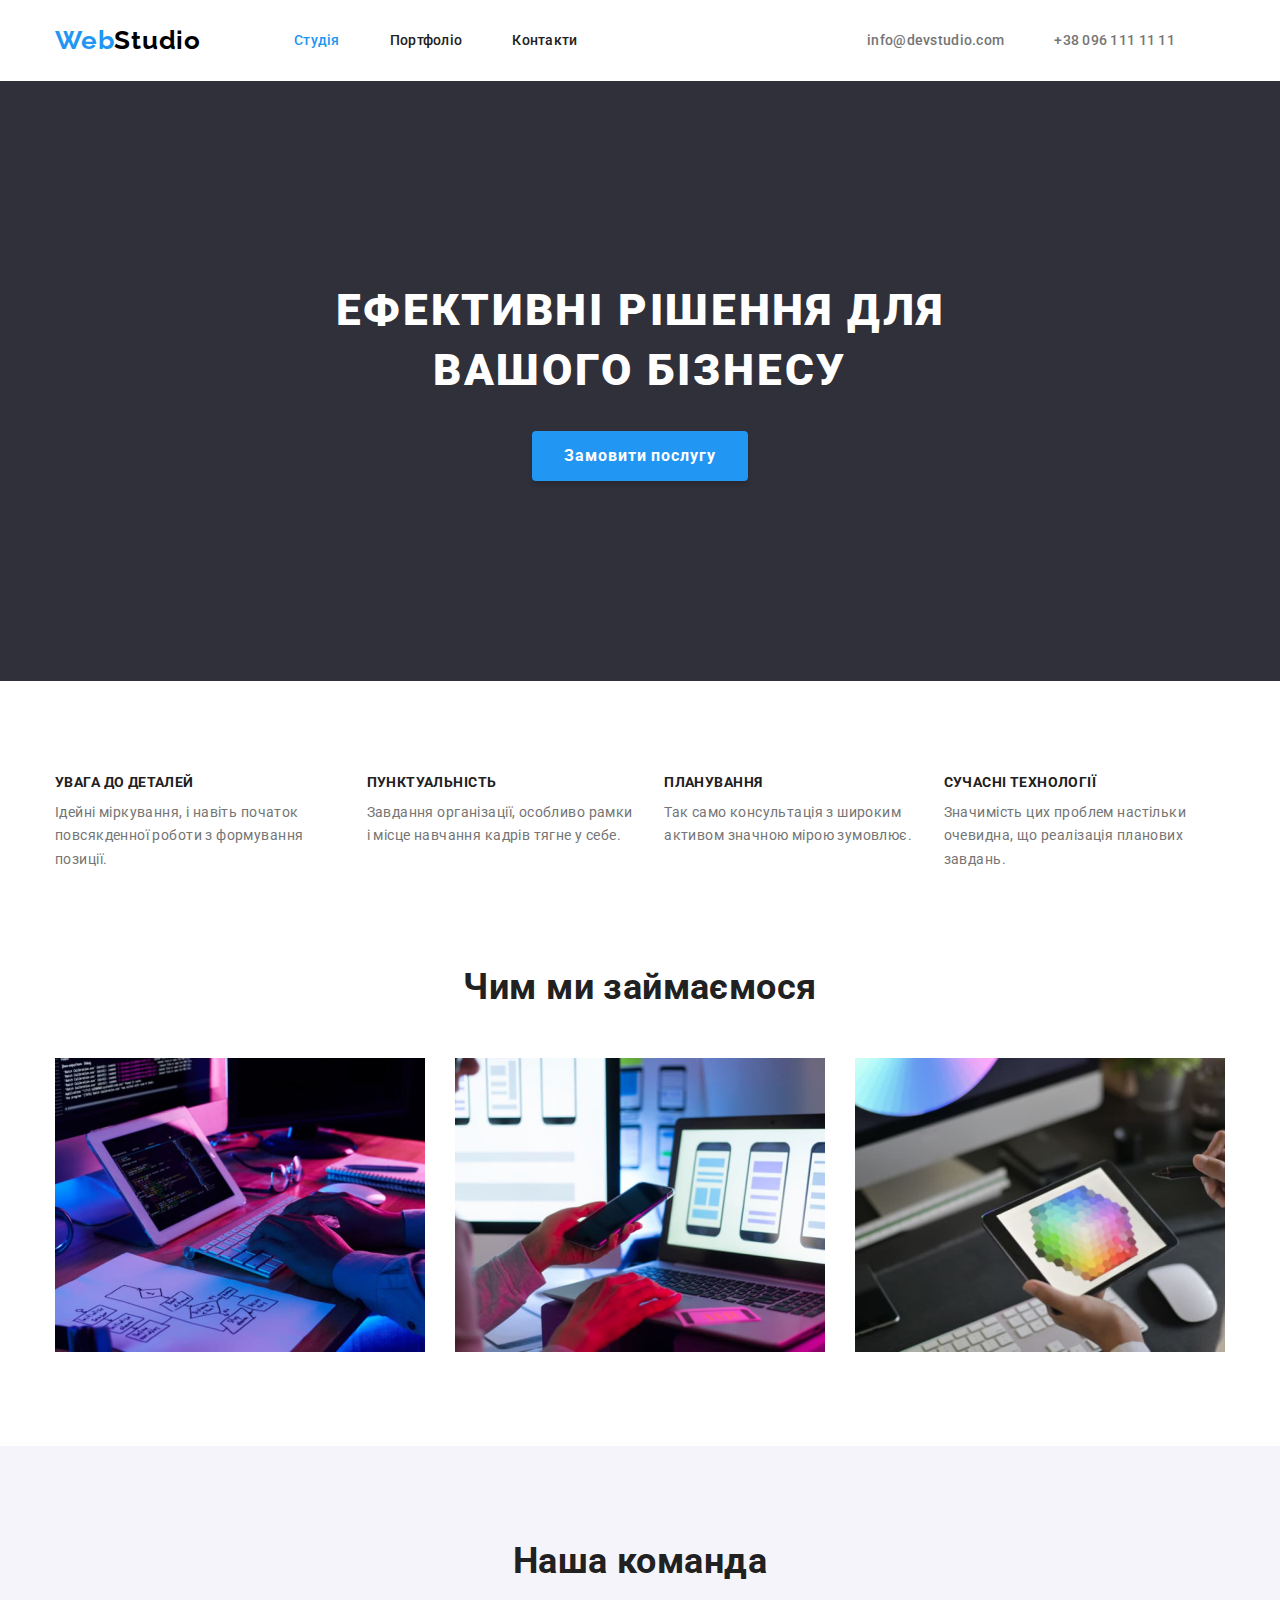
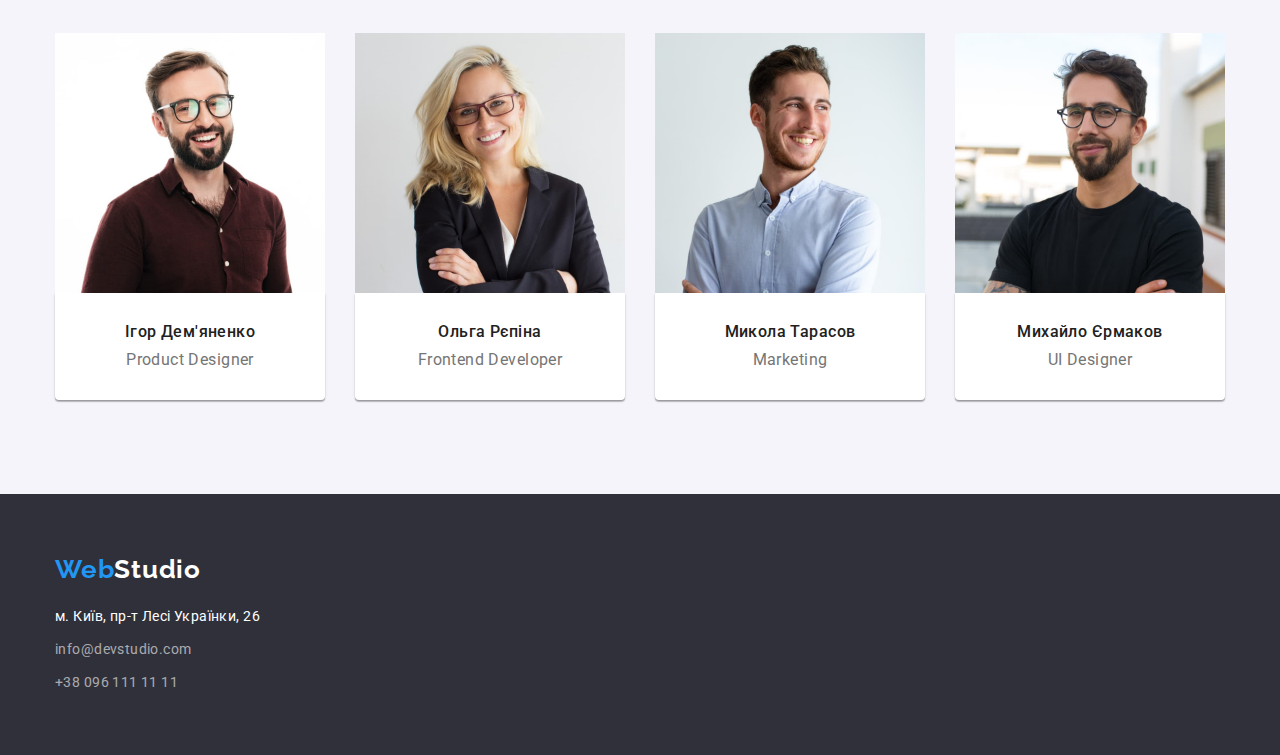
<file: index.html>
<!DOCTYPE html>
<html lang="uk">
  <head>
    <meta charset="UTF-8" />
    <meta http-equiv="X-UA-Compatible" content="IE=edge" />
    <meta name="viewport" content="width=device-width, initial-scale=1.0" />
    <title>Студія</title>
    <link rel="preconnect" href="https://fonts.googleapis.com" />
    <link rel="preconnect" href="https://fonts.gstatic.com" crossorigin />
    <link
      href="https://fonts.googleapis.com/css2?family=Raleway:wght@700&family=Roboto:wght@400;500;700;900&display=swap"
      rel="stylesheet"
    />
    <link
      rel="stylesheet"
      href="https://cdnjs.cloudflare.com/ajax/libs/modern-normalize/1.0.0/modern-normalize.min.css"
    />
    <link rel="stylesheet" href="./css/styles.css" />
  </head>
  <body>
    <header class="header">
      <div class="container header">
        <a href="./index.html" class="logo"
          ><span class="web">Web</span>Studio</a
        >
        <nav class="nav">
          <ul class="nav-list list">
            <li class="pages-studio">
              <a class="studio link" href="./index.html">Студія</a>
            </li>
            <li class="nav-li">
              <a class="link" href="./portfolio.html">Портфоліо</a>
            </li>
            <li class="nav-li con"><a class="link" href="#">Контакти</a></li>
          </ul>
        </nav>
        <ul class="nav-contacts list">
          <li class="contacts-li">
            <a class="mail m-t" href="mailto:info@devstudio.com"
              >info@devstudio.com</a
            >
          </li>
          <li class="contacts-li">
            <a class="tel m-t" href="tel:+380961111111">+38 096 111 11 11</a>
          </li>
        </ul>
      </div>
    </header>

    <main class="bussines-section">
      <section class="hero">
        <div class="container">
          <h1 class="hero-title">Ефективні рішення для вашого бізнесу</h1>
          <button class="hero-btn" type="button">Замовити послугу</button>
        </div>
      </section>
      <section class="points section">
        <div class="container">
          <h2 class="visually-hidden">Пункти</h2>
          <ul class="points-list list">
            <li class="point-li">
              <h3 class="point-h3">УВАГА ДО ДЕТАЛЕЙ</h3>
              <p class="poin-p">
                Ідейні міркування, і навіть початок повсякденної роботи з
                формування позиції.
              </p>
            </li>
            <li class="point-li">
              <h3 class="point-h3">ПУНКТУАЛЬНІСТЬ</h3>
              <p class="poin-p">
                Завдання організації, особливо рамки і місце навчання кадрів
                тягне у себе.
              </p>
            </li>
            <li class="point-li">
              <h3 class="point-h3">ПЛАНУВАННЯ</h3>
              <p class="poin-p">
                Так само консультація з широким активом значною мірою зумовлює.
              </p>
            </li>
            <li class="point-li">
              <h3 class="point-h3">СУЧАСНІ ТЕХНОЛОГІЇ</h3>
              <p class="poin-p">
                Значимість цих проблем настільки очевидна, що реалізація
                планових завдань.
              </p>
            </li>
          </ul>
        </div>
      </section>
      <section class="do section">
        <div class="container">
          <h2 class="do-title">Чим ми займаємося</h2>
          <ul class="do-list">
            <li class="do-li">
              <img
                src="./img/do1.jpg"
                alt="програмування"
                width="370"
                height="294"
                class="do-img"
              />
            </li>
            <li class="do-li">
              <img
                src="./img/do2.jpg"
                alt="дизайн"
                width="370"
                height="294"
                class="do-img"
              />
            </li>
            <li class="do-li">
              <img
                src="./img/do3.jpg"
                alt="вибір кольорової гами"
                width="370"
                height="294"
                class="do-img"
              />
            </li>
          </ul>
        </div>
      </section>
      <section class="team section">
        <div class="container">
          <h2 class="team-title">Наша команда</h2>
          <ul class="team-list">
            <li class="team-li">
              <img
                src="./img/team1.jpg"
                alt="Член команди Ігор"
                width="270"
                height="260"
                class="team-img"
              />
              <div class="team-container">
                <h3 class="team-h3">Ігор Дем'яненко</h3>
                <p lang="en" class="team-p">Product Designer</p>
              </div>
            </li>
            <li class="team-li">
              <img
                src="./img/team2.jpg"
                alt="Член команди Ольга"
                width="270"
                height="260"
                class="team-img"
              />
              <div class="team-container">
                <h3 class="team-h3">Ольга Рєпіна</h3>
                <p lang="en" class="team-p">Frontend Developer</p>
              </div>
            </li>
            <li class="team-li">
              <img
                src="./img/team3.jpg"
                alt="Член команди Микола"
                width="270"
                height="260"
                class="team-img"
              />
              <div class="team-container">
                <h3 class="team-h3">Микола Тарасов</h3>
                <p lang="en" class="team-p">Marketing</p>
              </div>
            </li>
            <li class="team-li">
              <img
                src="./img/team4.jpg"
                alt="Член команди Михайло"
                width="270"
                height="260"
                class="team-img"
              />
              <div class="team-container">
                <h3 class="team-h3">Михайло Єрмаков</h3>
                <p lang="en" class="team-p">UI Designer</p>
              </div>
            </li>
          </ul>
        </div>
      </section>
    </main>
    <footer class="footer">
      <div class="container">
        <a href="./index.html" class="footer-logo"
          ><span class="web">Web</span>Studio</a
        >
        <address class="address">
          <ul class="address-list list">
            <li class="address-li">
              <a
                href="https://goo.gl/maps/GuwMSPQfHSUweZrs6"
                target="_blank"
                rel="noopener noreferrer"
                class="address-link map"
                >м. Київ, пр-т Лесі Українки, 26</a
              >
            </li>
            <li class="address-li">
              <a href="mailto:info@devstdio.com" class="address-link"
                >info@devstudio.com</a
              >
            </li>
            <li class="address-li">
              <a href="tel:+380961111111" class="address-link"
                >+38 096 111 11 11</a
              >
            </li>
          </ul>
        </address>
      </div>
    </footer>
  </body>
</html>
</file>
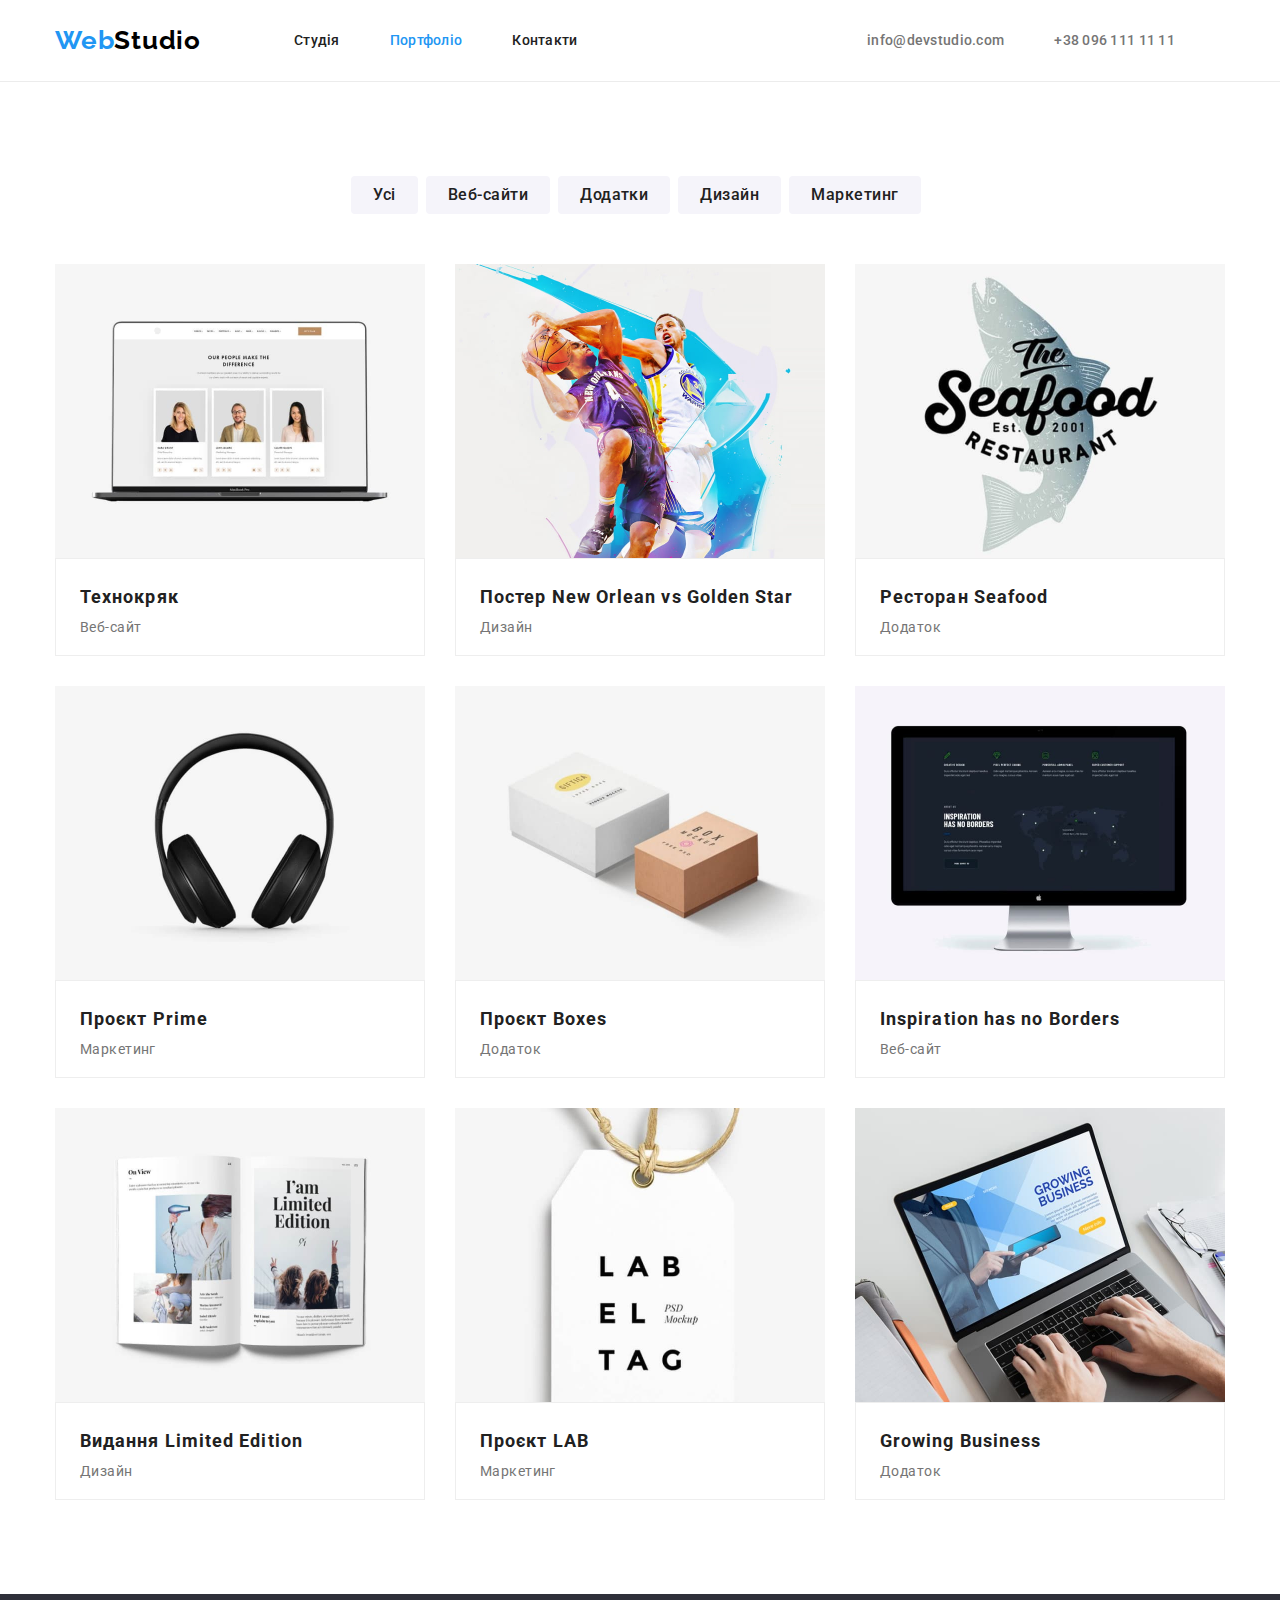
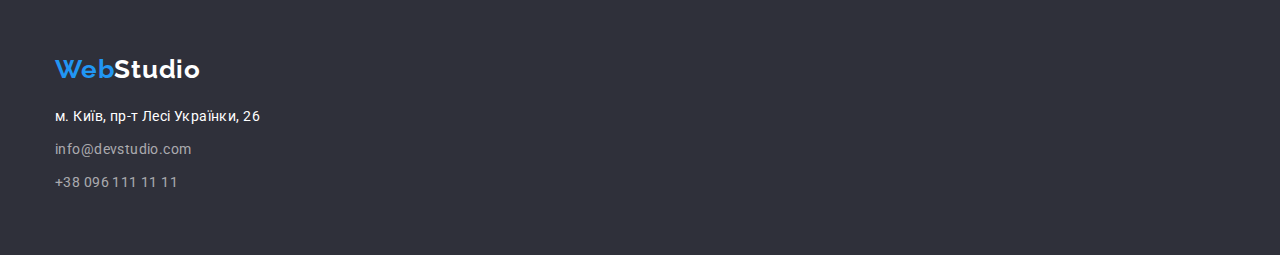
<file: portfolio.html>
<!DOCTYPE html>
<html lang="uk">
  <head>
    <meta charset="UTF-8" />
    <meta http-equiv="X-UA-Compatible" content="IE=edge" />
    <meta name="viewport" content="width=device-width, initial-scale=1.0" />
    <title>Портфоліо</title>
    <link
      href="https://fonts.googleapis.com/css2?family=Raleway:wght@700&family=Roboto:wght@400;500;700;900&display=swap"
      rel="stylesheet"
    />
    <link
      rel="stylesheet"
      href="https://cdnjs.cloudflare.com/ajax/libs/modern-normalize/1.0.0/modern-normalize.min.css"
    />
    <link rel="stylesheet" href="./css/styles.css" />
  </head>
  <body>
    <header class="header b">
      <div class="container header">
        <a href="./index.html" class="logo"
          ><span class="web">Web</span>Studio</a
        >
        <nav class="nav">
          <ul class="nav-list list">
            <li class="pages-studio">
              <a class="link" href="./index.html">Студія</a>
            </li>
            <li class="nav-li">
              <a class="portfolio link" href="./portfolio.html">Портфоліо</a>
            </li>
            <li class="nav-li con"><a class="link" href="#">Контакти</a></li>
          </ul>
        </nav>
        <ul class="nav-contacts list">
          <li class="contacts-li">
            <a class="mail m-t" href="mailto:info@devstudio.com"
              >info@devstudio.com</a
            >
          </li>
          <li class="contacts-li">
            <a class="tel m-t" href="tel:+380961111111">+38 096 111 11 11</a>
          </li>
        </ul>
      </div>
    </header>
    <main>
      <section class="portfolio-section">
        <div class="container">
          <h1 class="visually-hidden">Варіанти наших робіт</h1>
          <ul class="button-list list">
            <li class="btn-li">
              <button type="button" class="portfolio-btn">Усі</button>
            </li>
            <li class="btn-li">
              <button type="button" class="portfolio-btn">Веб-сайти</button>
            </li>
            <li class="btn-li">
              <button type="button" class="portfolio-btn">Додатки</button>
            </li>
            <li class="btn-li">
              <button type="button" class="portfolio-btn">Дизайн</button>
            </li>
            <li class="btn-li">
              <button type="button" class="portfolio-btn">Маркетинг</button>
            </li>
          </ul>
          <ul class="projects-list list">
            <li class="projects-li">
              <img
                src="./img/portfolio1.jpg"
                alt="веб-сайт проєкту технокряк"
                width="370"
                height="294"
              />
              <div class="img-container">
                <h2 class="projects-h2">Технокряк</h2>
                <p class="projects-p">Веб-сайт</p>
              </div>
            </li>
            <li class="projects-li">
              <img
                src="./img/portfolio2.jpg"
                alt="дизайн постеру нью орлеан"
                width="370"
                height="294"
              />
              <div class="img-container">
                <h2 class="projects-h2">
                  Постер <span lang="en">New Orlean vs Golden Star</span>
                </h2>
                <p class="projects-p">Дизайн</p>
              </div>
            </li>
            <li class="projects-li">
              <img
                src="./img/portfolio3.jpg"
                alt="додаток ресторану сифуд"
                width="370"
                height="294"
              />
              <div class="img-container">
                <h2 class="projects-h2">
                  Ресторан <span lang="en">Seafood</span>
                </h2>
                <p class="projects-p">Додаток</p>
              </div>
            </li>
            <li class="projects-li">
              <img
                src="./img/portfolio4.jpg"
                alt="маркетинг проєкту прайм"
                width="370"
                height="294"
              />
              <div class="img-container">
                <h2 class="projects-h2">Проєкт <span lang="en">Prime</span></h2>
                <p class="projects-p">Маркетинг</p>
              </div>
            </li>
            <li class="projects-li">
              <img
                src="./img/portfolio5.jpg"
                alt="маркетинг проєкту боксес"
                width="370"
                height="294"
              />
              <div class="img-container">
                <h2 class="projects-h2">Проєкт <span lang="en">Boxes</span></h2>
                <p class="projects-p">Додаток</p>
              </div>
            </li>
            <li class="projects-li">
              <img
                src="./img/portfolio6.jpg"
                alt="веб-сайт проекту инспирейшн"
                width="370"
                height="294"
              />
              <div class="img-container">
                <h2 class="projects-h2" lang="en">
                  Inspiration has no Borders
                </h2>
                <p class="projects-p">Веб-сайт</p>
              </div>
            </li>
            <li class="projects-li">
              <img
                src="./img/portfolio7.jpg"
                alt="дизайн видання лімітед едішн"
                width="370"
                height="294"
              />
              <div class="img-container">
                <h2 class="projects-h2">
                  Видання <span lang="en">Limited Edition</span>
                </h2>
                <p class="projects-p">Дизайн</p>
              </div>
            </li>
            <li class="projects-li">
              <img
                src="./img/portfolio8.jpg"
                alt="маркетинг проєкту лаб"
                width="370"
                height="294"
              />
              <div class="img-container">
                <h2 class="projects-h2">Проєкт <span lang="en">LAB</span></h2>
                <p class="projects-p">Маркетинг</p>
              </div>
            </li>
            <li class="projects-li">
              <img
                src="./img/portfolio9.jpg"
                alt="додаток проєкту гровінг бізнесес"
                width="370"
                height="294"
              />
              <div class="img-container">
                <h2 class="projects-h2" lang="en">Growing Business</h2>
                <p class="projects-p">Додаток</p>
              </div>
            </li>
          </ul>
        </div>
      </section>
    </main>
    <footer class="footer">
      <div class="container">
        <a href="./index.html" class="footer-logo"
          ><span class="web">Web</span>Studio</a
        >
        <address class="address">
          <ul class="address-list list">
            <li class="address-li">
              <a
                href="https://goo.gl/maps/GuwMSPQfHSUweZrs6"
                target="_blank"
                rel="noopener noreferrer"
                class="address-link map"
                >м. Київ, пр-т Лесі Українки, 26</a
              >
            </li>
            <li class="address-li">
              <a href="mailto:info@devstdio.com" class="address-link"
                >info@devstudio.com</a
              >
            </li>
            <li class="address-li">
              <a href="tel:+380961111111" class="address-link"
                >+38 096 111 11 11</a
              >
            </li>
          </ul>
        </address>
      </div>
    </footer>
  </body>
</html>
</file>
<file: css/styles.css>
body {
  font-family: "Roboto", sans-serif;
  font-size: 14px;
  color: #757575;
  letter-spacing: 0.03em;
}

h1,
h2,
h3,
p,
ul,
li {
  margin: 0;
  padding: 0px;
}

img {
  display: block;
  max-width: 100%;
  height: auto;
}

/* container */
.container {
  width: 1200px;
  padding-left: 15px;
  padding-right: 15px;
  margin-right: auto;
  margin-left: auto;

  /*outline: 2px solid tomato;*/
}
.container.header {
  padding-top: 25px;
  padding-bottom: 25px;
  display: flex;
  align-items: center;
}

*,
*::before,
*::after {
  box-sizing: border-box;
}

.section {
  padding-top: 94px;
  padding-bottom: 94px;
}
.list {
  list-style: none;
}
/* ------------------- Header -------------------*/
/* logo */
.logo {
  font-family: "Raleway", sans-serif;
  font-weight: 700;
  font-size: 26px;
  line-height: 1.19;
  letter-spacing: 0.03em;
  color: #000000;

  text-decoration: none;
  margin-right: 93px;
}
.web {
  color: #2196f3;
}
/* ------------------- Nav -------------------*/
/* nav-list */
.nav {
  display: flex;
  align-items: center;
}
.nav-list {
  display: flex;
}
.nav-list li {
  margin-right: 50px;
}
.nav-list li:last-child {
  margin: 0;
}
.link {
  padding-top: 5px;
  padding-bottom: 5px;
  font-weight: 500;
  line-height: 1.17;
  letter-spacing: 0.02em;
  color: #212121;

  text-decoration: none;
}
.studio {
  color: #2196f3;

  text-decoration: none;
}
.nav-list.link:last-child {
  margin-right: 0;
}
.nav-list .link + .link {
  margin-right: 50px;
}

/* nav-contacts */
.nav-contacts {
  margin-left: auto;
  display: flex;
}

.nav-contacts li {
  margin-right: 50px;
}
.mail {
  color: #757575;

  text-decoration: none;
}
.tel {
  color: #757575;

  text-decoration: none;
}
.m-t {
  padding-top: 5px;
  padding-bottom: 5px;
  font-weight: 500;
  line-height: 1.17;
  letter-spacing: 0.02em;
}
.link:hover,
.link:focus,
.m-t:hover,
.m-t:focus {
  color: #2196f3;
}
/* --------------------- Main ---------------------*/
/* ------------------- bussines section -------------------*/
.hero {
  background-color: #2f303a;
  text-align: center;
  padding-top: 200px;
  padding-bottom: 200px;
}
.hero-title {
  margin-right: auto;
  margin-left: auto;
  margin-bottom: 30px;
  width: 696px;
  font-style: normal;
  font-weight: 900;
  font-size: 44px;
  line-height: 1.36;
  letter-spacing: 0.06em;
  text-transform: uppercase;
  color: #ffffff;
}
/* button */
.hero-btn {
  color: #ffffff;
  background: #2196f3;
  box-shadow: 0px 4px 4px rgb(0 0 0 / 15%);
  border-radius: 4px;
  font-family: inherit;
  font-weight: 700;
  font-size: 16px;
  line-height: 1.875;
  align-items: center;
  letter-spacing: 0.06em;
  color: #ffffff;
  padding: 10px 32px;
  border: 0;
}
.hero-btn:hover {
  cursor: pointer;
}
.hero-btn:active {
  background: #188ce8;
}
/* ------------------- points-section -------------------*/
.visually-hidden {
  position: absolute;
  width: 1px;
  height: 1px;
  margin: -1px;
  border: 0;
  padding: 0;
  white-space: nowrap;
  clip-path: inset(100%);
  clip: rect(0 0 0 0);
  overflow: hidden;
}
.points-list {
  display: flex;
}
.point-li:not(.point-li:last-child) {
  margin-right: 30px;
}
.point-h3 {
  font-size: 14px;
  line-height: 1.14;
  text-transform: uppercase;
  margin-bottom: 10px;
  color: #212121;
}
.poin-p {
  line-height: 1.71;
}
/* ------------------- do-section -------------------*/
.do {
  padding-top: 0;
}
.do-list {
  list-style-type: none;
  display: flex;
}
.do-title {
  font-size: 36px;
  line-height: 1.17;
  text-align: center;
  margin-bottom: 50px;
  color: #212121;
}
.do-li:not(.do-li:last-child) {
  margin-right: 30px;
}
/* ------------------- team section -------------------*/
.team {
  background: #f5f4fa;
}
.team-list {
  list-style-type: none;
  display: flex;
}
.team-title {
  font-size: 36px;
  line-height: 1.17;
  text-align: center;
  margin-bottom: 50px;
  color: #212121;
}
.team-container {
  box-shadow: 0px 1px 3px rgb(0 0 0 / 12%), 0px 1px 1px rgb(0 0 0 / 14%),
    0px 2px 1px rgb(0 0 0 / 20%);
  border-radius: 0px 0px 4px 4px;
  background-color: #ffffff;
  padding-top: 30px;
  padding-bottom: 30px;
}

.team-p {
  font-size: 16px;
  line-height: 1.17;
  text-align: center;
}
.team-h3 {
  font-weight: 500;
  font-size: 16px;
  line-height: 1.17;
  text-align: center;
  margin-bottom: 10px;
  color: #212121;
}
.team-li:not(.team-li:last-child) {
  margin-right: 30px;
}
.portfolio {
  color: #2196f3;

  text-decoration: none;
}
/* ------------------- footer -------------------*/
.address {
  margin-top: 20px;
}
.footer {
  background-color: #2f303a;
  padding-top: 60px;
  padding-bottom: 60px;
}
/* adress */
.footer-logo {
  font-family: "Raleway", sans-serif;
  font-weight: 700;
  font-size: 26px;
  line-height: 1.19;
  letter-spacing: 0.03em;
  color: #ffffff;
  text-decoration: none;
  margin-bottom: 20px;
}
.address-link {
  text-decoration: none;
  font-style: normal;
  line-height: 1.71;
  color: rgba(255, 255, 255, 0.6);
}

.address-li {
  font-style: normal;
  line-height: 1.71;
}
.address-li:not(.address-li:last-child) {
  margin-bottom: 9px;
}
.map {
  color: #ffffff;
}
.address-link:hover {
  color: #2196f3;
}
/* ------------------ portfolio ------------------ */
.b {
  border-bottom: 1px solid #ececec;
}
/* ------------------ button-portfolio ------------------ */
.portfolio-section {
  padding-top: 94px;
  padding-bottom: 94px;
}
.button-list {
  display: flex;
  justify-content: center;
  margin-bottom: 50px;
}
.btn-li {
  margin-right: 8px;
}
.portfolio-btn {
  font-family: inherit;
  font-weight: 500;
  font-size: 16px;
  line-height: 1.62;
  text-align: center;
  letter-spacing: 0.03em;
  padding: 6px 22px;
  background-color: #f5f4fa;
  color: #212121;
  border: 0;
  border-radius: 4px;
}
.portfolio-btn:hover {
  color: #ffffff;
  background-color: #2196f3;
  cursor: pointer;
  box-shadow: 0px 3px 1px rgba(0, 0, 0, 0.1), 0px 1px 2px rgba(0, 0, 0, 0.08),
    0px 2px 2px rgba(0, 0, 0, 0.12);
}
.portfolio-btn:active {
  background: #188ce8;
}
/* ------------------- img-blocks -------------------*/
.img-blocks {
  padding-bottom: 94px;
}
.portfolio-p {
  font-family: 'Roboto';
  font-style: normal;
  font-weight: 400;
  font-size: 16px;
  line-height: 30px;

  letter-spacing: 0.03em;

  color: #757575;
}
.projects-list {
  display: flex;
  flex-wrap: wrap;
  gap: 30px;
}
.img-container {
  border: 1px solid #eeeeee;
  padding-top: 20px;
  padding-right: 24px;
  padding-left: 24px;
  padding-bottom: 20px;
}
.projects-h2 {
  font-size: 18px;
  line-height: 2;
  letter-spacing: 0.06em;

  color: #212121;

  margin-bottom: 4px;
}
</file>
